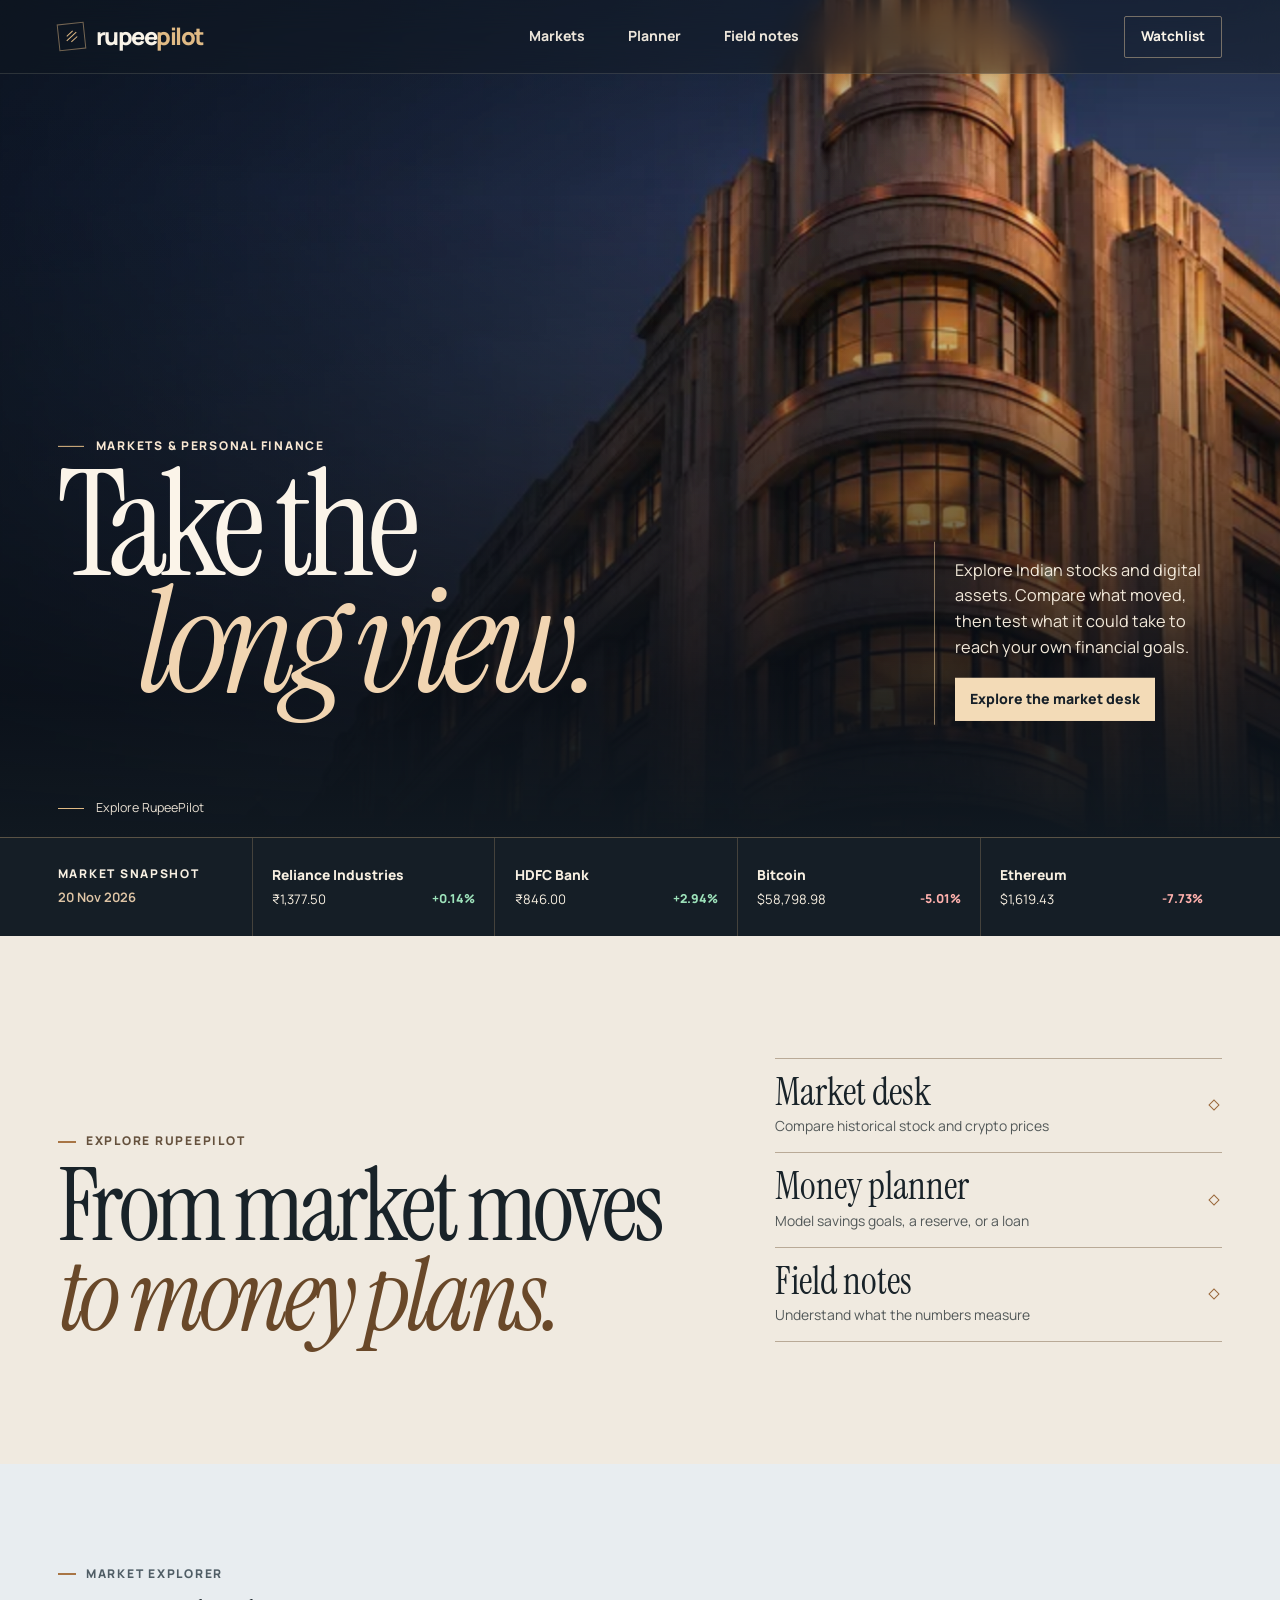
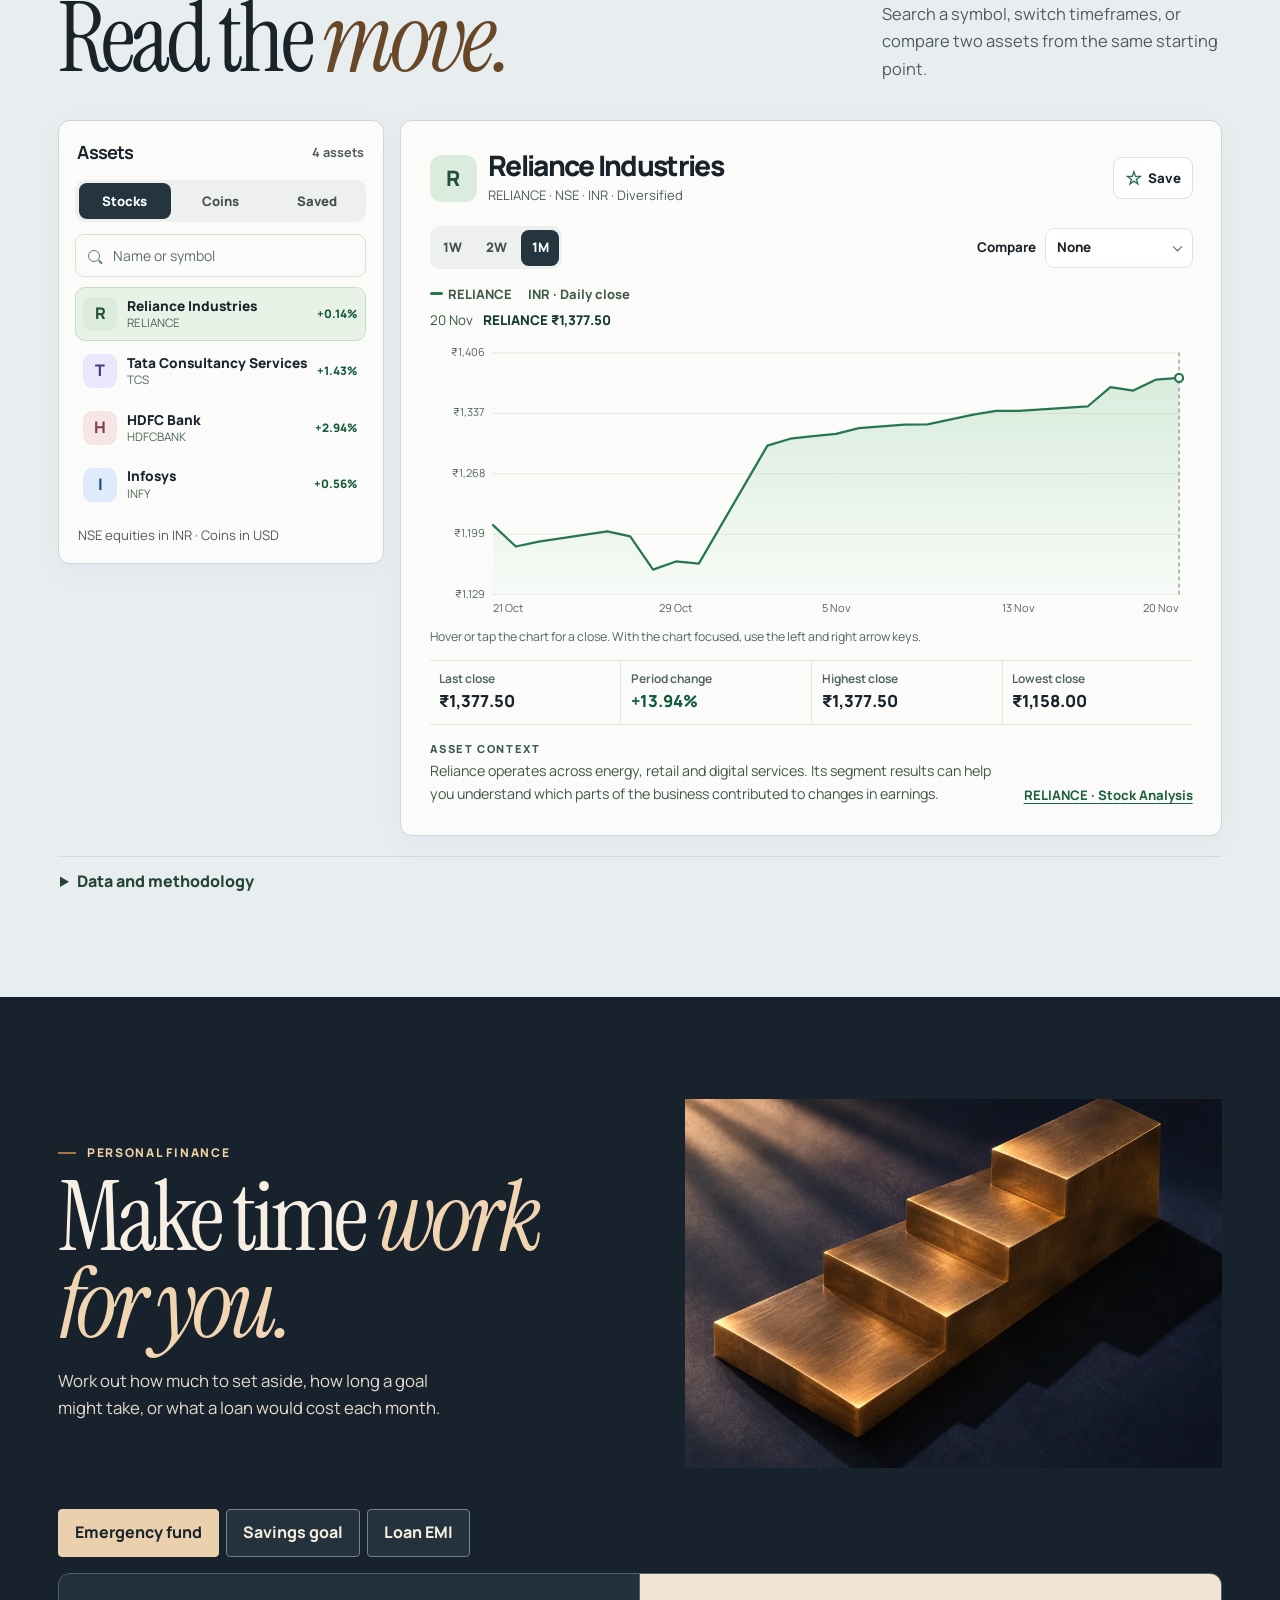
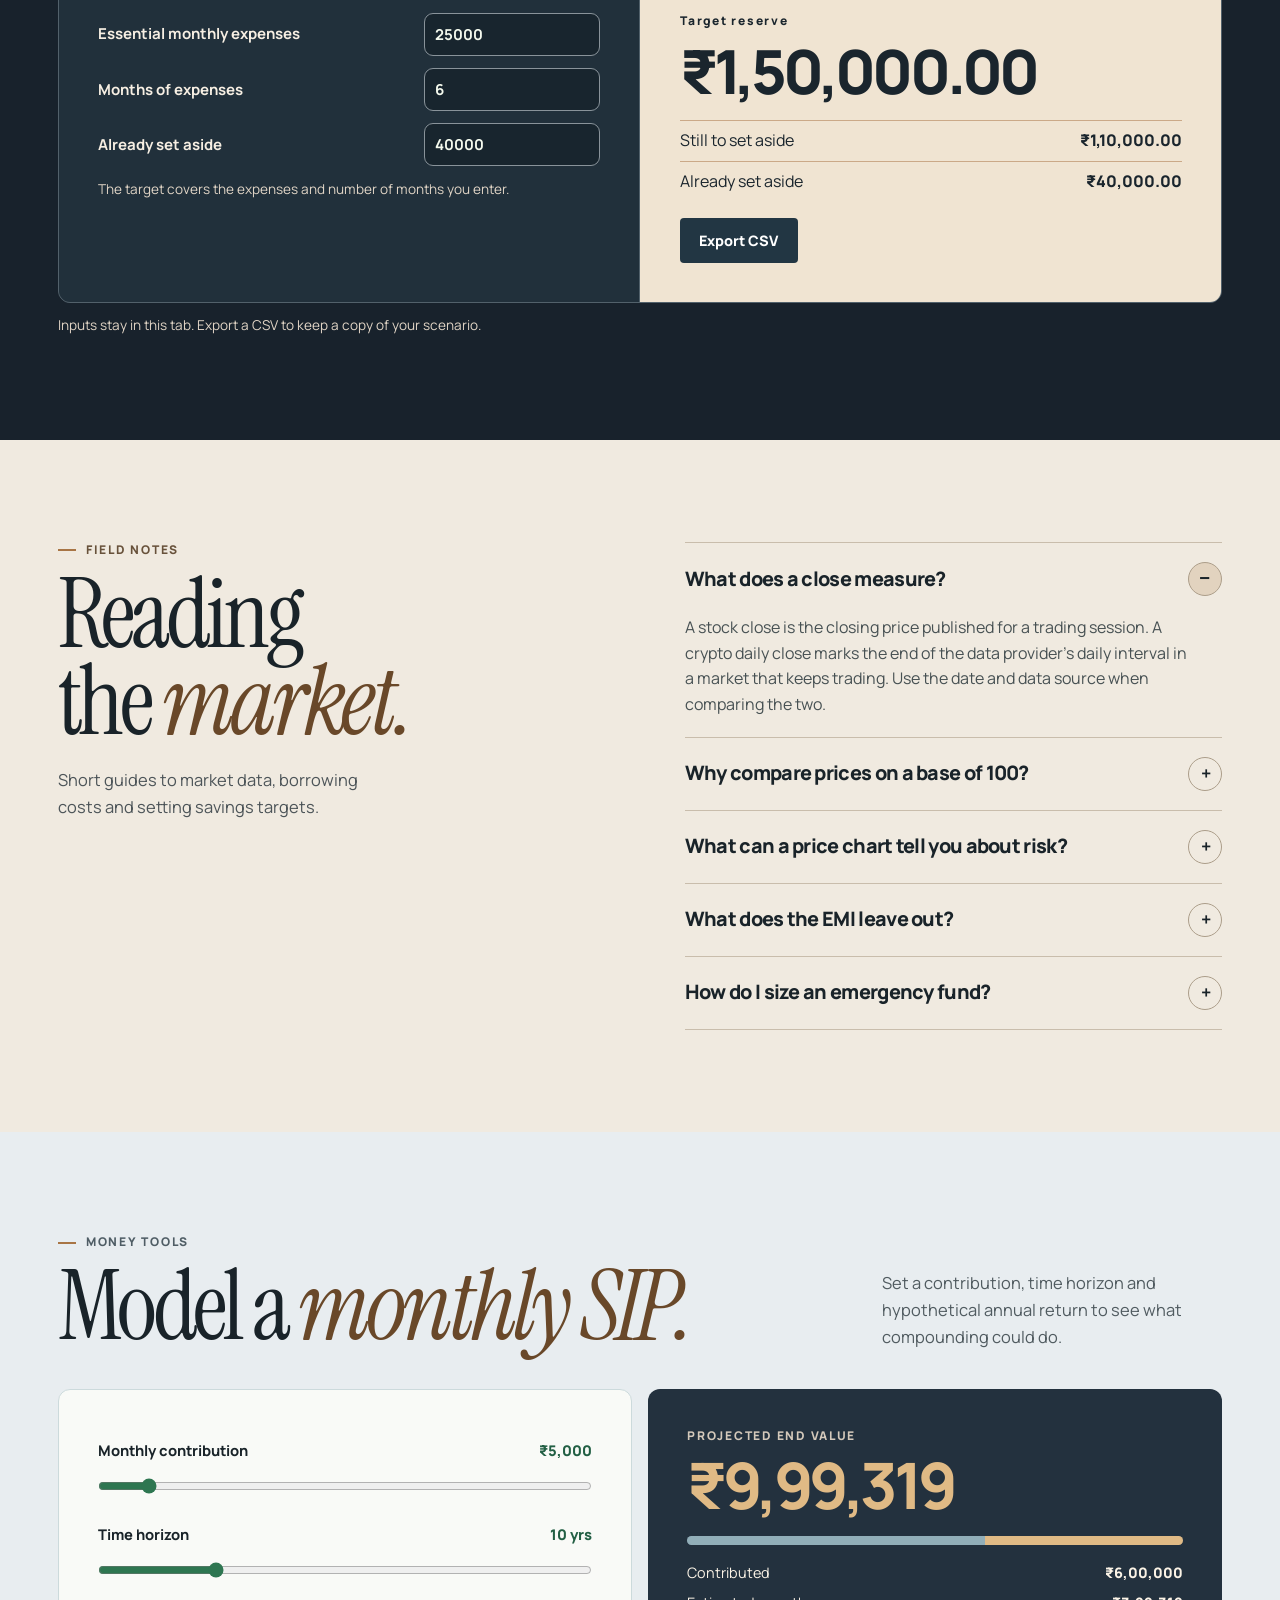
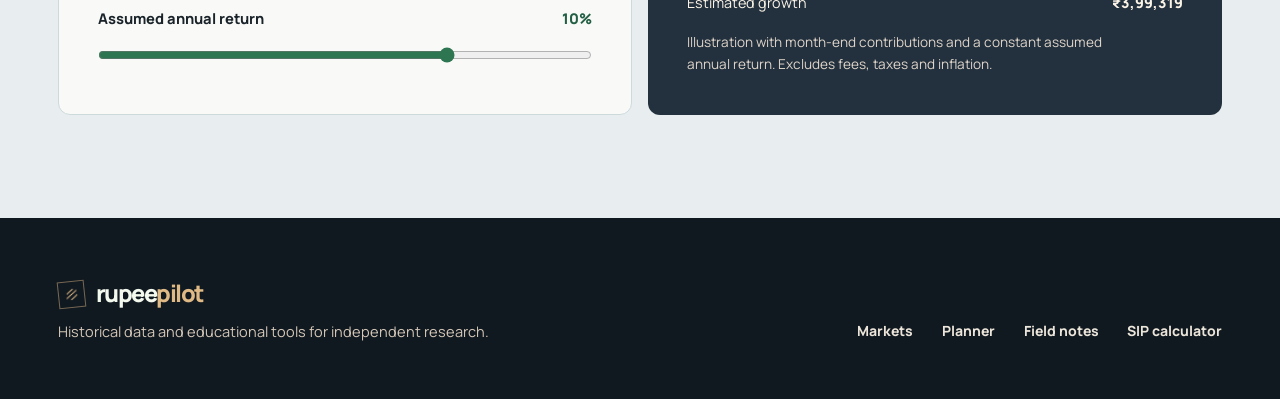
<file: index.html>
<!doctype html>
<html lang="en-IN">
<head>
  <meta charset="utf-8">
  <meta name="viewport" content="width=device-width, initial-scale=1">
  <meta name="theme-color" content="#101820">
  <meta name="description" content="Explore historical Indian stock and crypto prices, compare their moves and model a monthly investment with RupeePilot.">
  <title>RupeePilot — Markets and money tools</title>
  <link rel="icon" href="assets/favicon.png" type="image/png">
  <link rel="preload" href="assets/manrope.woff" as="font" type="font/woff" crossorigin>
  <link rel="preload" href="assets/instrument-italic.woff" as="font" type="font/woff" crossorigin>
  <link rel="preload" href="assets/instrument-regular.woff" as="font" type="font/woff" crossorigin>
  <link rel="stylesheet" href="styles.css">
  <script type="module" src="app.js"></script>
  <script type="module" src="planner.js"></script>
  <script type="module" src="monetization.js"></script>
</head>
<body>
  <div class="reading-progress" aria-hidden="true"></div>
  <a class="skip-link" href="#main">Skip to content</a>
  <header class="masthead">
    <div class="shell nav-inner">
      <a class="wordmark" href="#top" aria-label="RupeePilot home"><span class="mark" aria-hidden="true"><i></i><i></i><i></i></span>rupee<span>pilot</span></a>
      <nav class="navigation" aria-label="Main navigation">
        <a href="#markets">Markets</a>
        <a href="#planner">Planner</a>
        <a href="#field-notes">Field notes</a>
      </nav>
      <a class="nav-action" href="#markets" data-watchlist>Watchlist</a>
      <button class="menu-toggle" type="button" aria-controls="mobile-menu" aria-haspopup="dialog" hidden>Menu <span aria-hidden="true"></span></button>
    </div>
  </header>
  <dialog id="mobile-menu" class="mobile-menu" aria-labelledby="menu-title">
    <div class="menu-head"><h2 id="menu-title">Explore RupeePilot</h2><form method="dialog"><button class="menu-close" type="submit" autofocus>Close</button></form></div>
    <nav aria-label="Mobile navigation">
      <a href="#markets">Markets</a>
      <a href="#planner">Planner</a>
      <a href="#field-notes">Field notes</a>
      <a href="#sip">SIP calculator</a>
      <a href="#markets" data-watchlist>Watchlist</a>
    </nav>
  </dialog>
  <main id="main" tabindex="-1">
    <section id="top" class="hero" aria-labelledby="hero-title">
      <div class="hero-image">
        <picture>
          <source media="(max-width: 600px)" srcset="assets/mumbai-dusk-small.webp">
          <img src="assets/mumbai-dusk.webp" alt="" width="1440" height="960" fetchpriority="high">
        </picture>
      </div>
      <div class="shell hero-inner">
        <div class="hero-content">
          <div class="hero-title-block">
            <p class="overline hero-kicker"><span></span> MARKETS &amp; PERSONAL FINANCE</p>
            <h1 id="hero-title"><span>Take the</span> <em>long view.</em></h1>
          </div>
          <div class="hero-deck">
            <p class="hero-summary">Explore Indian stocks and digital assets. Compare what moved, then test what it could take to reach your own financial goals.</p>
            <a class="hero-cta" href="#markets">Explore the market desk</a>
          </div>
        </div>
        <a class="hero-index-link" href="#explore"><span aria-hidden="true"></span> Explore RupeePilot</a>
      </div>
    </section>
    <section class="snapshot" aria-label="Featured assets">
      <div class="shell snapshot-inner">
        <div class="snapshot-label"><span class="overline">MARKET SNAPSHOT</span><time datetime="2026-11-20">20 Nov 2026</time></div>
        <div id="snapshots" class="snapshot-assets"></div>
      </div>
    </section>

    <section id="explore" class="orientation" aria-labelledby="explore-title">
      <div class="shell orientation-grid">
        <div class="orientation-copy reveal">
          <p class="overline"><span class="section-tick"></span> EXPLORE RUPEEPILOT</p>
          <h2 id="explore-title">From market moves <em>to money plans.</em></h2>
        </div>
        <div class="route-list reveal">
          <a href="#markets"><strong>Market desk</strong><span>Compare historical stock and crypto prices</span></a>
          <a href="#planner"><strong>Money planner</strong><span>Model savings goals, a reserve, or a loan</span></a>
          <a href="#field-notes"><strong>Field notes</strong><span>Understand what the numbers measure</span></a>
        </div>
      </div>
    </section>

    <section id="markets" class="markets" aria-labelledby="markets-title">
      <div class="shell">
        <div class="section-head reveal">
          <div><p class="overline"><span class="section-tick"></span> MARKET EXPLORER</p><h2 id="markets-title">Read the <em>move.</em></h2></div>
          <p>Search a symbol, switch timeframes, or compare two assets from the same starting point.</p>
        </div>

        <div class="desk">
          <aside class="asset-panel" aria-label="Find assets">
            <div class="panel-title"><h3>Assets</h3><span id="asset-count" aria-live="polite"></span></div>
            <div class="filters" role="group" aria-label="Filter assets">
              <button type="button" data-filter="Stocks" aria-pressed="true">Stocks</button>
              <button type="button" data-filter="Coins" aria-pressed="false">Coins</button>
              <button type="button" data-filter="Saved" aria-pressed="false">Saved</button>
            </div>
            <label class="search-box"><span class="search-icon" aria-hidden="true"></span><span class="sr-only">Search assets</span><input id="asset-search" type="search" placeholder="Name or symbol" autocomplete="off"></label>
            <ul id="asset-list" class="asset-list"></ul>
            <p id="empty-assets" class="empty-assets" hidden></p>
            <p class="asset-note">NSE equities in INR · Coins in USD</p>
          </aside>

          <div class="analysis-panel">
            <div class="analysis-header">
              <div class="asset-heading">
                <span id="selected-icon" class="asset-icon" aria-hidden="true"></span>
                <div><h3 id="selected-name">Reliance Industries</h3><p id="selected-meta"></p></div>
              </div>
              <button id="save-asset" class="save-button" type="button" aria-pressed="false"><span aria-hidden="true">☆</span><span>Save</span></button>
            </div>
            <div class="chart-controls">
              <fieldset class="ranges"><legend class="sr-only">Chart timeframe</legend><button type="button" data-days="7" aria-pressed="false">1W</button><button type="button" data-days="14" aria-pressed="false">2W</button><button type="button" data-days="31" aria-pressed="true">1M</button></fieldset>
              <label class="compare-control"><span>Compare</span><select id="compare" aria-label="Compare with another asset"></select></label>
            </div>
            <div id="chart-legend" class="chart-legend"></div>
            <div id="chart-readout" class="chart-readout"><time id="chart-date"></time><span id="chart-values"></span></div>
            <div class="plot-area">
              <canvas id="chart" tabindex="0" role="slider" aria-label="Explore closing prices by date" aria-describedby="chart-instructions"></canvas>
            </div>
            <p id="chart-instructions" class="chart-instructions">Hover or tap the chart for a close. With the chart focused, use the left and right arrow keys.</p>
            <div id="metrics" class="metrics"></div>
            <div class="asset-context">
              <div><p class="overline">ASSET CONTEXT</p><p id="asset-context"></p></div>
              <div class="source-links"><a id="source-primary" target="_blank" rel="noopener"></a><a id="source-secondary" target="_blank" rel="noopener" hidden></a></div>
            </div>
          </div>
        </div>
        <details class="method">
          <summary>Data and methodology</summary>
          <p>This snapshot ends on 20 November 2026. Stock charts use NSE closing prices as published by Stock Analysis. Coin charts use USD daily closes from Yahoo Finance. Crypto trades daily, while the stock charts show available trading sessions.</p>
          <p>Comparison uses dates with a close for both assets and sets each first close to 100. A reading of 105 means the closing price rose 5% in its quoted currency. The comparison excludes dividends, fees and currency conversion. Period change uses the first and last close shown.</p>
        </details>
      </div>
    </section>

    <section id="planner" class="planner" aria-labelledby="planner-title">
      <div class="shell">
        <div class="planner-feature reveal">
          <div class="planner-copy">
            <p class="overline"><span class="section-tick"></span> PERSONAL FINANCE</p>
            <h2 id="planner-title">Make time <em>work for you.</em></h2>
            <p>Work out how much to set aside, how long a goal might take, or what a loan would cost each month.</p>
          </div>
          <figure class="planner-art"><img src="assets/brass-steps.webp" alt="" width="900" height="600" loading="lazy" decoding="async"></figure>
        </div>
        <div id="planner-controls" class="planner-controls" role="group" aria-label="Choose a calculator">
          <button type="button" data-plan="reserve" aria-pressed="true">Emergency fund</button>
          <button type="button" data-plan="goal" aria-pressed="false">Savings goal</button>
          <button type="button" data-plan="loan" aria-pressed="false">Loan EMI</button>
        </div>
        <div class="planner-grid">
          <form id="planner-form" class="planner-form" aria-label="Calculator inputs"><div id="plan-fields"></div><p id="plan-rules"></p></form>
          <div class="planner-result" id="plan-result"><p class="overline" id="plan-result-label"></p><output id="plan-total" aria-live="polite"></output><dl id="plan-breakdown"></dl><button type="button" id="export-plan" class="pill export-plan">Export CSV</button></div>
        </div>
        <p class="planner-local">Inputs stay in this tab. Export a CSV to keep a copy of your scenario.</p>
      </div>
    </section>

    <section id="field-notes" class="field-notes" aria-labelledby="notes-title">
      <div class="shell notes-grid">
        <div class="notes-heading reveal"><p class="overline"><span class="section-tick"></span> FIELD NOTES</p><h2 id="notes-title">Reading<br> the <em>market.</em></h2><p>Short guides to market data, borrowing costs and setting savings targets.</p></div>
        <div class="notes-list reveal">
          <details open><summary>What does a close measure?</summary><p>A stock close is the closing price published for a trading session. A crypto daily close marks the end of the data provider’s daily interval in a market that keeps trading. Use the date and data source when comparing the two.</p></details>
          <details><summary>Why compare prices on a base of 100?</summary><p>Putting both series at 100 gives them the same starting point. An asset moving from 100 to 110 rose 10% from its starting close. For a rupee-based investor, the return on a USD-quoted asset also depends on the exchange rate.</p></details>
          <details><summary>What can a price chart tell you about risk?</summary><p>A chart shows how prices moved in the window you chose. A short window can miss larger drawdowns, and a closing price chart can miss swings within a session. Consider holding period, liquidity and concentration when researching an asset. <a href="https://investor.sebi.gov.in/investment_risk_managment.html" target="_blank" rel="noopener">SEBI’s guide to investment risk</a></p></details>
          <details><summary>What does the EMI leave out?</summary><p>EMI combines principal and interest under a repayment schedule. Ask for the loan’s fees and review whether the rate can change. Two loans with similar monthly payments can have different total costs if their terms differ.</p></details>
          <details><summary>How do I size an emergency fund?</summary><p>Start by listing expenses that would continue if your income stopped, such as housing, utilities, food and minimum debt payments. In the planner, vary the number of months to see how income stability and dependants affect your target.</p></details>
        </div>
      </div>
    </section>

    <section id="sip" class="sip" aria-labelledby="sip-title">
      <div class="shell">
        <div class="section-head reveal"><div><p class="overline"><span class="section-tick"></span> MONEY TOOLS</p><h2 id="sip-title">Model a <em>monthly SIP.</em></h2></div><p>Set a contribution, time horizon and hypothetical annual return to see what compounding could do.</p></div>
        <div class="sip-grid">
          <form class="sip-inputs" id="sip-form">
            <label for="monthly">Monthly contribution <output id="monthly-label" for="monthly"></output></label><input id="monthly" type="range" min="500" max="50000" step="500" value="5000">
            <label for="years">Time horizon <output id="years-label" for="years"></output></label><input id="years" type="range" min="1" max="40" value="10">
            <label for="annual">Assumed annual return <output id="annual-label" for="annual"></output></label><input id="annual" type="range" min="-15" max="20" step="0.5" value="10">
          </form>
          <div class="sip-result">
            <p class="overline">PROJECTED END VALUE</p><output id="sip-total" aria-live="polite"></output>
            <div class="sip-bar" aria-hidden="true"><i id="bar-base"></i><i id="bar-difference"></i></div>
            <dl><div><dt>Contributed</dt><dd id="sip-invested"></dd></div><div><dt id="sip-growth-label">Estimated growth</dt><dd id="sip-growth"></dd></div></dl>
            <p>Illustration with month-end contributions and a constant assumed annual return. Excludes fees, taxes and inflation.</p>
          </div>
        </div>
      </div>
    </section>
    <aside class="sponsor" id="sponsor" aria-label="Advertisement" hidden></aside>
  </main>
  <footer class="footer">
    <div class="shell footer-inner">
      <div><a class="wordmark" href="#top" aria-label="RupeePilot home"><span class="mark" aria-hidden="true"><i></i><i></i><i></i></span>rupee<span>pilot</span></a><p>Historical data and educational tools for independent research.</p></div>
      <div class="footer-links"><a href="#markets">Markets</a><a href="#planner">Planner</a><a href="#field-notes">Field notes</a><a href="#sip">SIP calculator</a></div>
    </div>
  </footer>
  <noscript><div class="noscript">Enable JavaScript to use the market desk and calculators.</div></noscript>
</body>
</html>
</file>
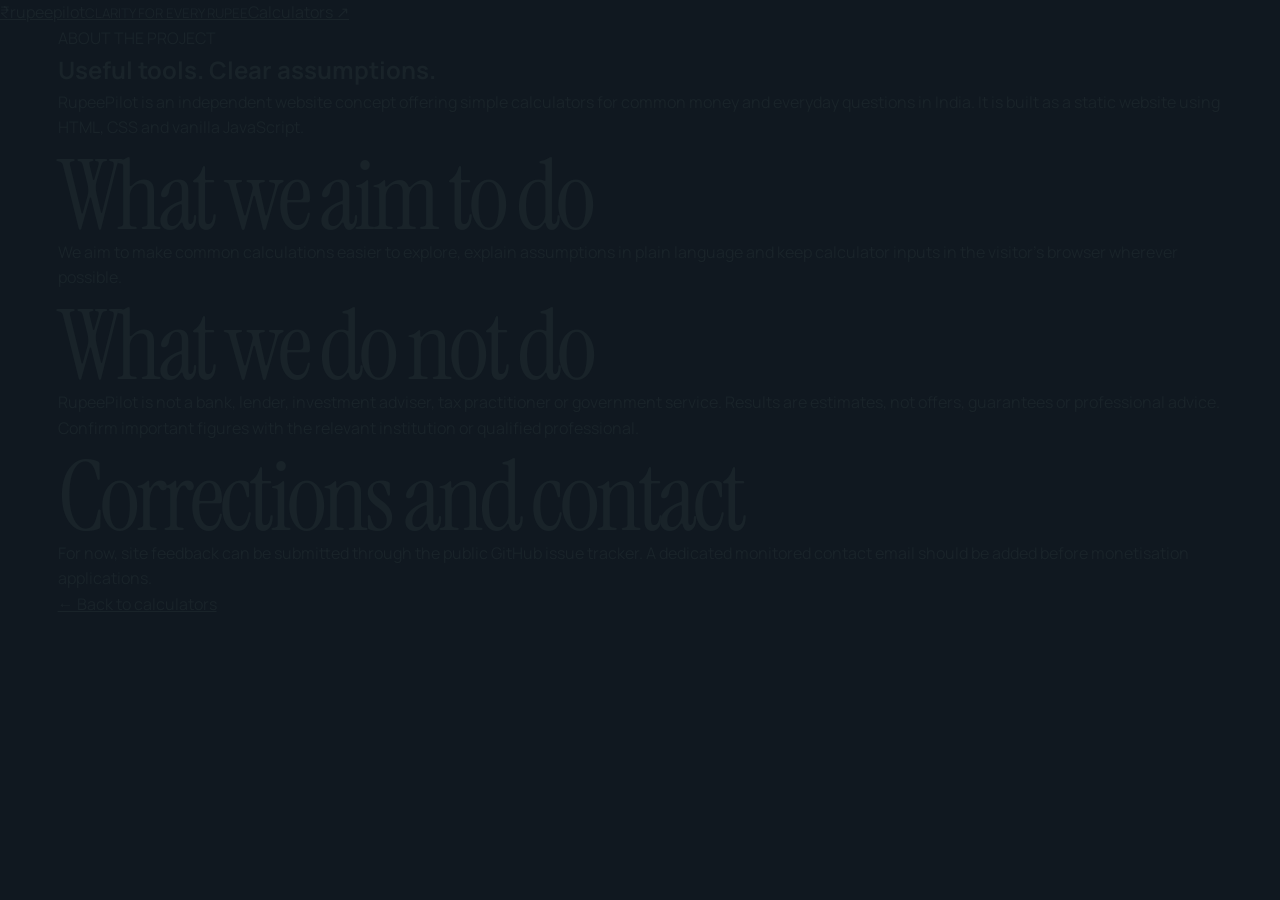
<file: about.html>
<!doctype html><html lang="en-IN"><head><meta charset="utf-8"><meta name="viewport" content="width=device-width,initial-scale=1"><title>About RupeePilot</title><meta name="description" content="Learn about RupeePilot, an independent India-first calculator toolkit."><link rel="stylesheet" href="styles.css"></head><body><header class="topbar"><a class="brand" href="index.html"><span class="brand-mark">₹</span><span>rupee<span class="brand-light">pilot</span><small>CLARITY FOR EVERY RUPEE</small></span></a><a class="top-cta" href="index.html#tools">Calculators ↗</a></header><main class="policy-page shell"><article class="policy-card"><div class="eyebrow">ABOUT THE PROJECT</div><h1>Useful tools. Clear assumptions.</h1><p>RupeePilot is an independent website concept offering simple calculators for common money and everyday questions in India. It is built as a static website using HTML, CSS and vanilla JavaScript.</p><h2>What we aim to do</h2><p>We aim to make common calculations easier to explore, explain assumptions in plain language and keep calculator inputs in the visitor's browser wherever possible.</p><h2>What we do not do</h2><p>RupeePilot is not a bank, lender, investment adviser, tax practitioner or government service. Results are estimates, not offers, guarantees or professional advice. Confirm important figures with the relevant institution or qualified professional.</p><h2>Corrections and contact</h2><p>For now, site feedback can be submitted through the public GitHub issue tracker. A dedicated monitored contact email should be added before monetisation applications.</p><p><a href="index.html">← Back to calculators</a></p></article></main></body></html>
</file>
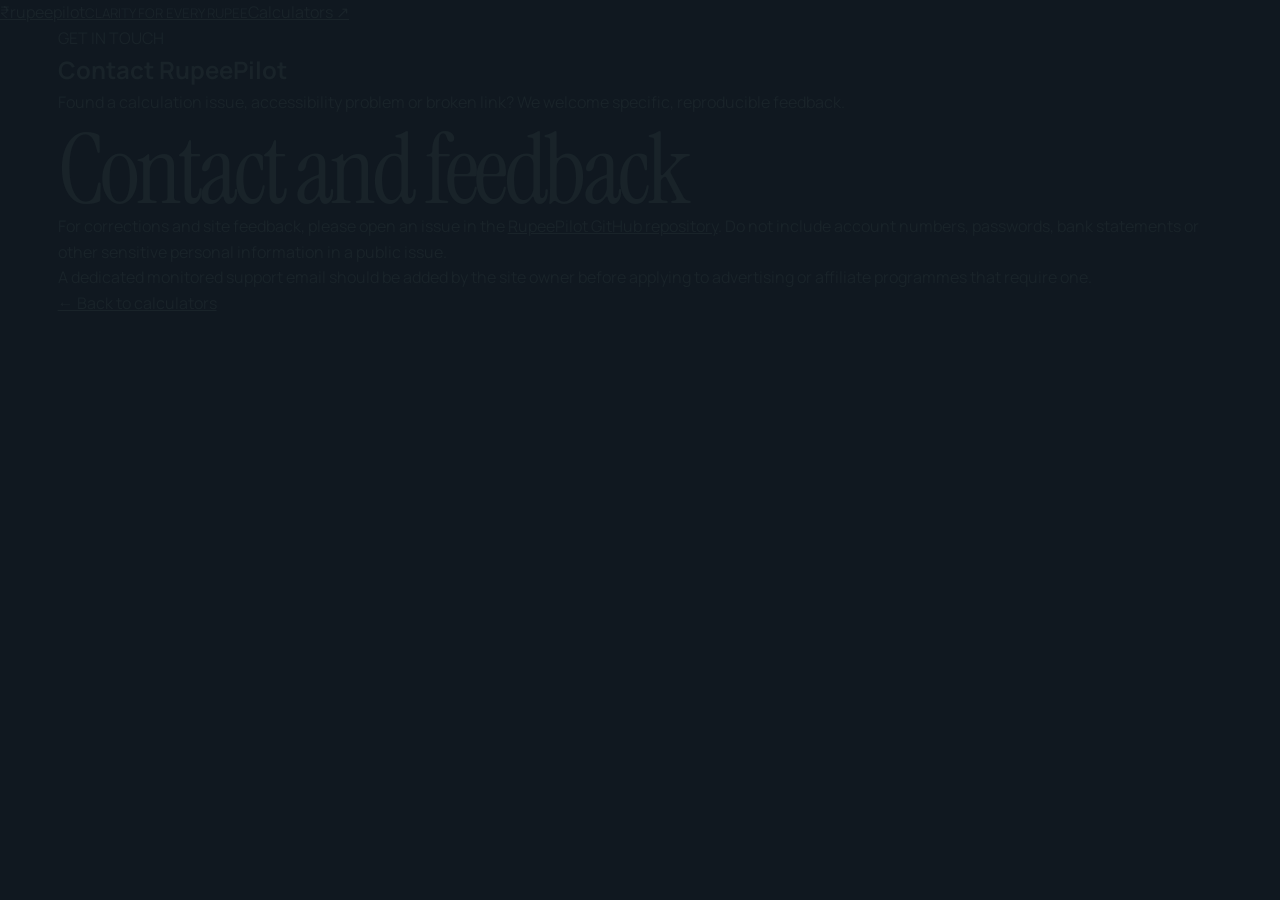
<file: contact.html>
<!doctype html><html lang="en-IN"><head><meta charset="utf-8"><meta name="viewport" content="width=device-width,initial-scale=1"><title>Contact — RupeePilot</title><meta name="description" content="Contact RupeePilot about corrections and feedback."><link rel="stylesheet" href="styles.css"></head><body><header class="topbar"><a class="brand" href="index.html"><span class="brand-mark">₹</span><span>rupee<span class="brand-light">pilot</span><small>CLARITY FOR EVERY RUPEE</small></span></a><a class="top-cta" href="index.html#tools">Calculators ↗</a></header><main class="policy-page shell"><article class="policy-card"><div class="eyebrow">GET IN TOUCH</div><h1>Contact RupeePilot</h1><p>Found a calculation issue, accessibility problem or broken link? We welcome specific, reproducible feedback.</p><h2>Contact and feedback</h2><p>For corrections and site feedback, please open an issue in the <a href="https://github.com/neilb3456-beep/rupeepilot/issues">RupeePilot GitHub repository</a>. Do not include account numbers, passwords, bank statements or other sensitive personal information in a public issue.</p><p>A dedicated monitored support email should be added by the site owner before applying to advertising or affiliate programmes that require one.</p><p><a href="index.html">← Back to calculators</a></p></article></main></body></html>
</file>
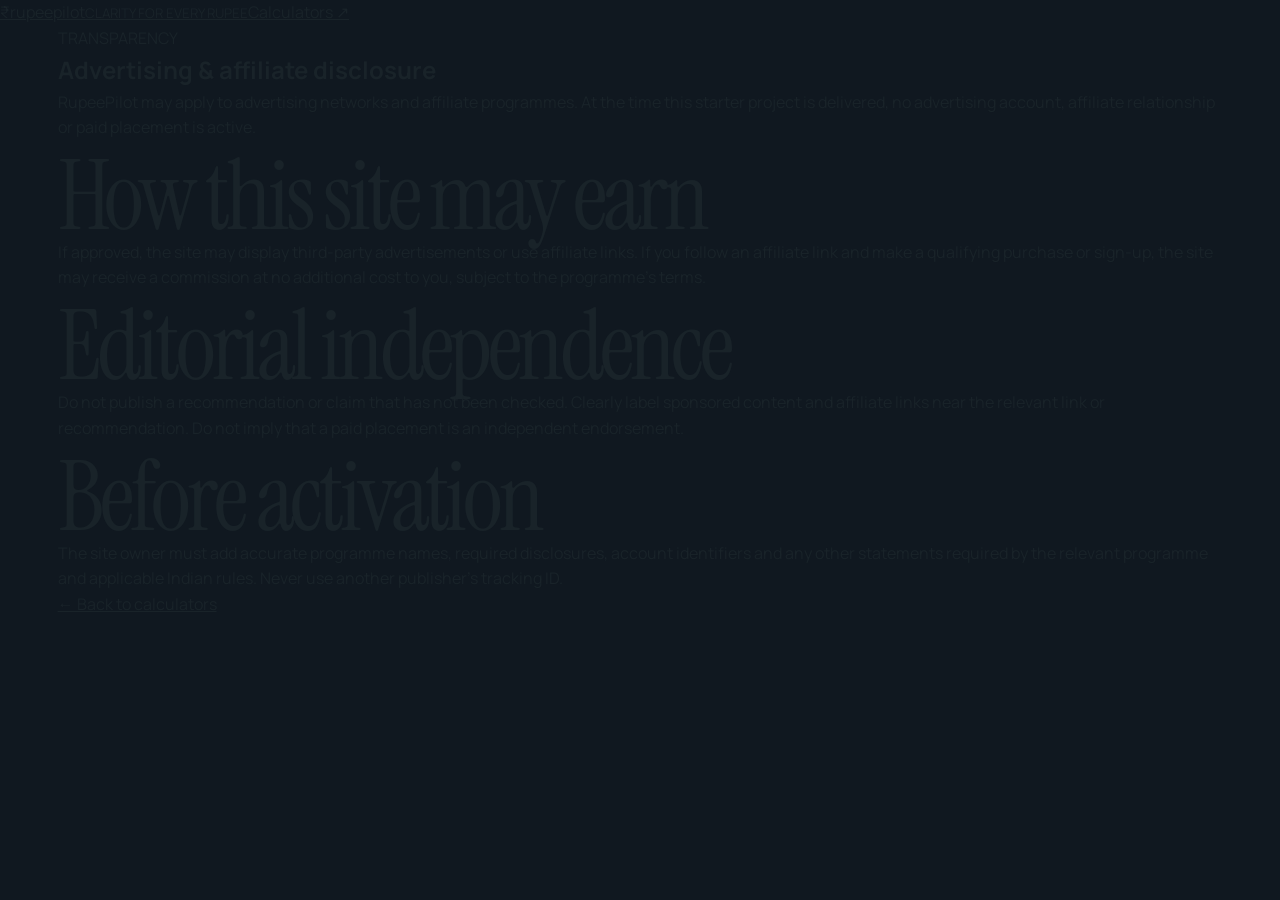
<file: disclosure.html>
<!doctype html><html lang="en-IN"><head><meta charset="utf-8"><meta name="viewport" content="width=device-width,initial-scale=1"><title>Advertising & Affiliate Disclosure — RupeePilot</title><meta name="description" content="How RupeePilot may earn from advertising and affiliate links."><link rel="stylesheet" href="styles.css"></head><body><header class="topbar"><a class="brand" href="index.html"><span class="brand-mark">₹</span><span>rupee<span class="brand-light">pilot</span><small>CLARITY FOR EVERY RUPEE</small></span></a><a class="top-cta" href="index.html#tools">Calculators ↗</a></header><main class="policy-page shell"><article class="policy-card"><div class="eyebrow">TRANSPARENCY</div><h1>Advertising & affiliate disclosure</h1><p>RupeePilot may apply to advertising networks and affiliate programmes. At the time this starter project is delivered, no advertising account, affiliate relationship or paid placement is active.</p><h2>How this site may earn</h2><p>If approved, the site may display third-party advertisements or use affiliate links. If you follow an affiliate link and make a qualifying purchase or sign-up, the site may receive a commission at no additional cost to you, subject to the programme's terms.</p><h2>Editorial independence</h2><p>Do not publish a recommendation or claim that has not been checked. Clearly label sponsored content and affiliate links near the relevant link or recommendation. Do not imply that a paid placement is an independent endorsement.</p><h2>Before activation</h2><p>The site owner must add accurate programme names, required disclosures, account identifiers and any other statements required by the relevant programme and applicable Indian rules. Never use another publisher's tracking ID.</p><p><a href="index.html">← Back to calculators</a></p></article></main></body></html>
</file>
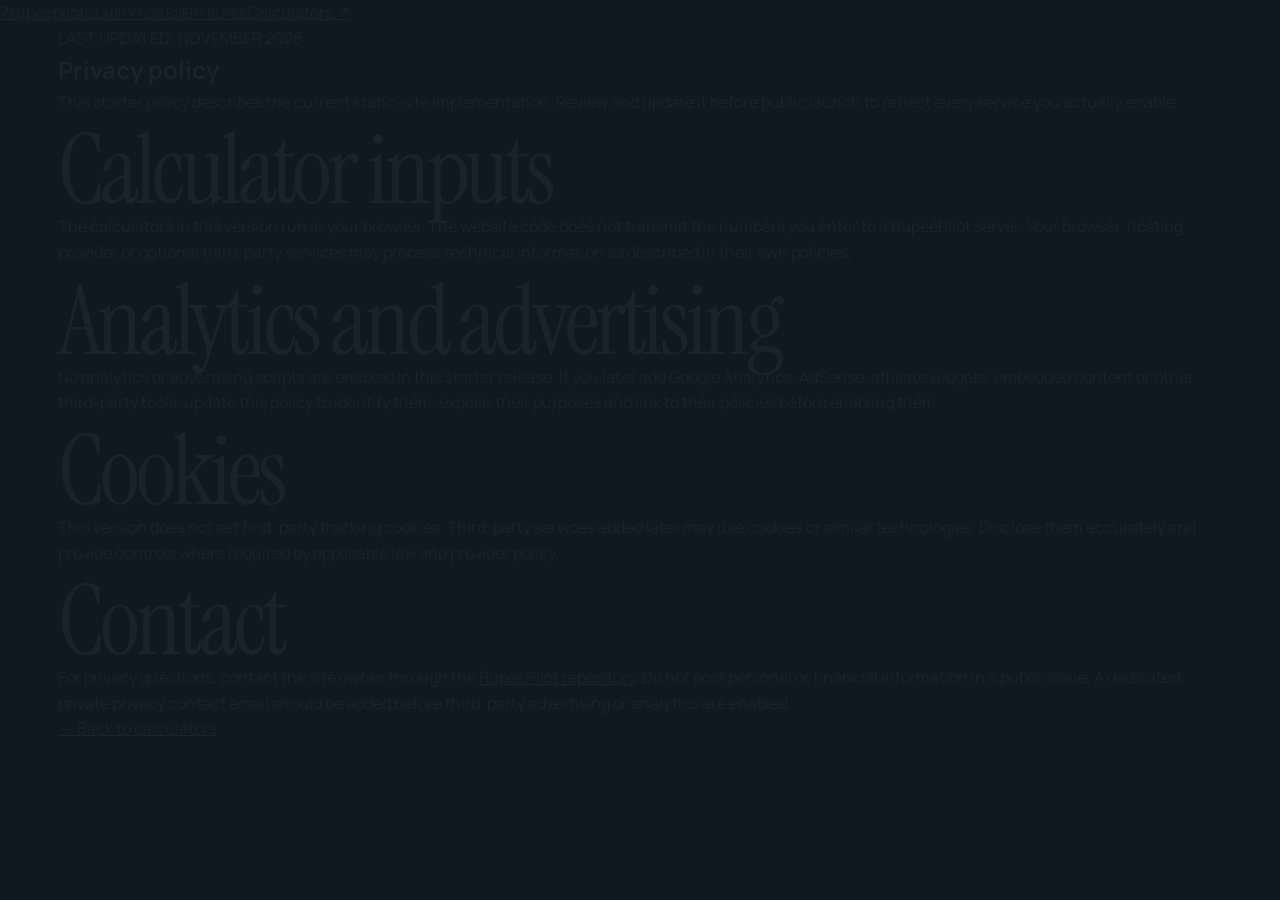
<file: privacy.html>
<!doctype html><html lang="en-IN"><head><meta charset="utf-8"><meta name="viewport" content="width=device-width,initial-scale=1"><title>Privacy Policy — RupeePilot</title><meta name="description" content="RupeePilot privacy policy."><link rel="stylesheet" href="styles.css"></head><body><header class="topbar"><a class="brand" href="index.html"><span class="brand-mark">₹</span><span>rupee<span class="brand-light">pilot</span><small>CLARITY FOR EVERY RUPEE</small></span></a><a class="top-cta" href="index.html#tools">Calculators ↗</a></header><main class="policy-page shell"><article class="policy-card"><div class="eyebrow">LAST UPDATED: NOVEMBER 2026</div><h1>Privacy policy</h1><p>This starter policy describes the current static-site implementation. Review and update it before public launch to reflect every service you actually enable.</p><h2>Calculator inputs</h2><p>The calculators in this version run in your browser. The website code does not transmit the numbers you enter to a RupeePilot server. Your browser, hosting provider or optional third-party services may process technical information as described in their own policies.</p><h2>Analytics and advertising</h2><p>No analytics or advertising scripts are enabled in this starter release. If you later add Google Analytics, AdSense, affiliate widgets, embedded content or other third-party tools, update this policy to identify them, explain their purposes and link to their policies before enabling them.</p><h2>Cookies</h2><p>This version does not set first-party tracking cookies. Third-party services added later may use cookies or similar technologies. Disclose them accurately and provide controls where required by applicable law and provider policy.</p><h2>Contact</h2><p>For privacy questions, contact the site owner through the <a href="https://github.com/neilb3456-beep/rupeepilot/issues">RupeePilot repository</a>. Do not post personal or financial information in a public issue. A dedicated private privacy contact email should be added before third-party advertising or analytics are enabled.</p><p><a href="index.html">← Back to calculators</a></p></article></main></body></html>
</file>
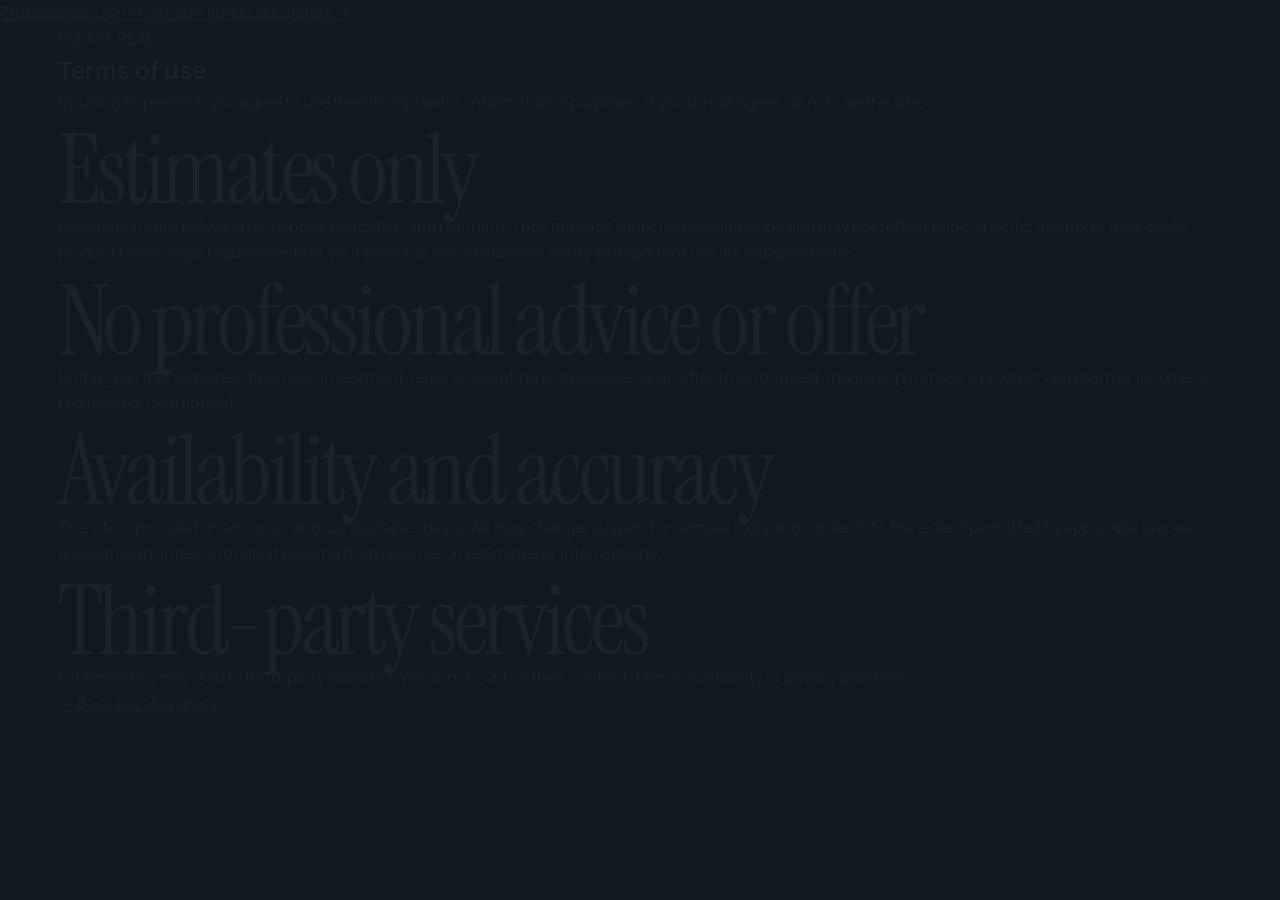
<file: terms.html>
<!doctype html><html lang="en-IN"><head><meta charset="utf-8"><meta name="viewport" content="width=device-width,initial-scale=1"><title>Terms of Use — RupeePilot</title><meta name="description" content="Terms of use for RupeePilot calculators."><link rel="stylesheet" href="styles.css"></head><body><header class="topbar"><a class="brand" href="index.html"><span class="brand-mark">₹</span><span>rupee<span class="brand-light">pilot</span><small>CLARITY FOR EVERY RUPEE</small></span></a><a class="top-cta" href="index.html#tools">Calculators ↗</a></header><main class="policy-page shell"><article class="policy-card"><div class="eyebrow">PLEASE READ</div><h1>Terms of use</h1><p>By using RupeePilot, you agree to use the site for lawful, informational purposes. If you do not agree, do not use the site.</p><h2>Estimates only</h2><p>Calculations are provided for general education and planning. They may use simplified assumptions and may not reflect bank-specific methods, fees, taxes, product terms, legal requirements or your personal circumstances. Verify all important results independently.</p><h2>No professional advice or offer</h2><p>Nothing on this website is financial, investment, legal, accounting or tax advice, or an offer to lend, invest, insure or purchase a product. No return or income is promised or guaranteed.</p><h2>Availability and accuracy</h2><p>The site is provided on an “as is” and “as available” basis. We may change, suspend or remove tools and content. To the extent permitted by applicable law, we disclaim warranties and liability arising from reliance on estimates or interruptions.</p><h2>Third-party services</h2><p>External links may lead to third-party websites. We do not control their content, terms, availability or privacy practices.</p><p><a href="index.html">← Back to calculators</a></p></article></main></body></html>
</file>
<file: styles.css>
@font-face{font-family:Instrument;src:url("assets/instrument-regular.woff") format("woff");font-style:normal;font-display:swap}
@font-face{font-family:Manrope;src:url("assets/manrope.woff") format("woff");font-weight:200 800;font-display:swap}
@font-face{font-family:Instrument;src:url("assets/instrument-italic.woff") format("woff");font-style:italic;font-display:swap}
:root{
  color-scheme:light;--ink:#192329;--dark:#101820;--accent:#e0ba85;--paper:#f0eae0;--line:#d9d4ca;--muted:#505b60;--masthead-height:74px;
  --sans:Manrope,Arial,sans-serif;--display:Instrument,Georgia,serif;--ease:cubic-bezier(.2,.75,.25,1);
}
*,*::before,*::after{box-sizing:border-box}
html{scroll-behavior:smooth;scroll-padding-top:94px}
body{margin:0;background:var(--dark);color:var(--ink);font-family:var(--sans);font-size:1rem;line-height:1.6}
img{display:block;width:100%;height:auto}
p,h1,h2,h3,dl,dd{margin:0}
a{color:inherit}
button,input,select{font:inherit}
button,select,summary{cursor:pointer}
button{color:inherit}
[hidden]{display:none!important}
:focus-visible{outline:3px solid #6475cb;outline-offset:4px}
.sr-only{position:absolute;width:1px;height:1px;padding:0;margin:-1px;overflow:hidden;clip-path:inset(50%);white-space:nowrap}
.skip-link{position:fixed;left:1rem;top:1rem;transform:translateY(-200%);z-index:20;padding:.7rem 1rem;background:#fff;color:var(--dark);border-radius:8px}
.skip-link:focus{transform:none}
.shell{width:min(100% - clamp(2.25rem,9vw,9rem),1360px);margin-inline:auto}
.overline{font-size:.75rem;line-height:1.4;letter-spacing:.145em;font-weight:800}
.masthead {
  position:sticky;top:0;z-index:10;color:#f9f3e8;background:#101820f2;
  backdrop-filter:blur(18px);border-bottom:1px solid #f5ebdb22;
  transition:background .4s var(--ease),border-color .4s var(--ease);
}
.masthead.over-art {background:#10182064}
.nav-inner {min-height:calc(var(--masthead-height) - 1px);display:flex;align-items:center;justify-content:space-between;gap:1rem}
.wordmark {display:inline-flex;align-items:center;flex-shrink:0;text-decoration:none;font-size:1.48rem;font-weight:800;letter-spacing:-.062em;line-height:1}
.wordmark>span:last-child {color:var(--accent)}
.mark {
  width:27px;height:27px;margin-right:11px;border:1px solid #e0ba8580;
  display:inline-grid;align-content:center;justify-items:center;gap:2px;transform:rotate(-6deg);
}
.mark i {width:13px;height:1px;background:var(--accent);transform:rotate(-37deg)}
.mark i:first-child {width:8px;margin-left:-4px}
.mark i:last-child {width:8px;margin-left:4px}
.navigation {display:flex;align-items:center;gap:clamp(1.4rem,3.35vw,4rem)}
.navigation a,.nav-action,.footer-links a {
  text-decoration:none;font-size:.875rem;font-weight:750;color:#ece5da;
}
.navigation a,.footer-links a {transition:color .22s}
.navigation a:hover,.navigation a[aria-current],.footer-links a:hover {color:var(--accent)}
.nav-action,.menu-toggle,.menu-close {
  border:1px solid #d4bd967e;border-radius:2px;background:transparent;color:inherit;min-height:42px;
  display:inline-flex;align-items:center;gap:.8rem;padding:.55rem 1rem;font-weight:750;font-size:.85rem;
  transition:background .25s,border-color .25s,color .25s;
}
.nav-action:hover,.menu-toggle:hover,.menu-close:hover {background:var(--accent);border-color:var(--accent);color:var(--dark)}
.menu-toggle {display:none}
.menu-toggle span {width:15px;height:6px;border-block:1px solid currentColor}
.mobile-menu {
  position:fixed;inset:0 0 0 auto;margin:0;width:min(100%,480px);height:100%;max-height:none;max-width:none;
  padding:clamp(1.3rem,6vw,3.6rem);border:0;background:#19232d;color:#faf2e5;overflow-y:auto;
}
.mobile-menu[open] {animation:menu-in .46s var(--ease) both}
.mobile-menu::backdrop {background:#0b1018bd;backdrop-filter:blur(6px)}
@keyframes menu-in {from{opacity:0;transform:translateX(16px)}to{opacity:1;transform:none}}
html:has(.mobile-menu[open]) {overflow:hidden}
.menu-head {display:flex;align-items:center;justify-content:space-between;gap:1rem;margin-bottom:1.7rem}
.menu-head h2 {font:800 .88rem var(--sans);letter-spacing:.08em;margin:0;text-transform:uppercase}
.mobile-menu nav {display:grid;border-top:1px solid #e0ba8559}
.mobile-menu nav a {
  border-bottom:1px solid #e0ba8559;font:clamp(2.5rem,12vw,3.5rem)/1.05 var(--display);
  text-decoration:none;padding:.56rem .2rem;
}
.mobile-menu nav a:hover {color:var(--accent)}
#main {margin-top:calc(-1 * var(--masthead-height))}
.hero {
  position:relative;overflow:hidden;isolation:isolate;
  background:#111b28;color:#fbf4e9;
}
.hero-inner {
  display:flex;flex-direction:column;justify-content:flex-end;position:relative;
  min-height:clamp(650px,93svh,970px);padding-top:calc(var(--masthead-height) + 4rem);
}
.hero-image {position:absolute;inset:0;z-index:-1;pointer-events:none;overflow:hidden}
.hero-image img {
  position:absolute;left:-2%;width:104%;top:-10%;height:117%;object-fit:cover;object-position:67% 47%;
  transform:translate3d(var(--hero-x,0px),var(--hero-shift,0px),0) scale(var(--hero-scale,1.035));
}
.hero-image::after {
  content:"";position:absolute;inset:0;
  background:linear-gradient(180deg,#0d121a49,transparent 23%,#0d14193b 44%,#0a1018dc 83%,#101820 100%),
    linear-gradient(90deg,#0a111bb5 0%,#10172047 50%,transparent 81%);
}
.hero-content {
  display:grid;grid-template-columns:minmax(0,1.5fr) minmax(230px,.55fr);
  gap:clamp(2rem,7vw,7rem);align-items:end;padding-bottom:clamp(2.4rem,6.4vh,5rem);
  transform:translate3d(0,var(--copy-shift,0px),0);
}
.hero:focus-within .hero-content {transform:none}
.hero-kicker {color:#f8e7d2;display:flex;align-items:center;gap:.75rem;margin-bottom:.7rem}
.hero-kicker span,.hero-index-link span {width:26px;height:1px;background:var(--accent);flex-shrink:0}
.hero h1 {
  font:400 clamp(6.4rem,11.6vw,12.15rem)/.79 var(--display);letter-spacing:-.053em;
  margin:0 0 .12em;
}
.hero h1 span,.hero h1 em {display:block}
.hero h1 em {color:#f1d5b2;margin-left:clamp(1rem,6.3vw,6.8rem);padding-bottom:.045em}
.hero-deck {padding:1rem 0 .25rem 1.25rem;border-left:1px solid #e9c9958e}
.hero-summary {max-width:34ch;color:#f2e9da;font-size:clamp(1rem,1.27vw,1.17rem);line-height:1.58}
.hero-cta {
  display:inline-flex;align-items:center;min-height:43px;margin-top:1.1rem;padding:.48rem .88rem;
  color:#172028;background:#f3dbb7;border:1px solid #f3dbb7;text-decoration:none;font-size:.88rem;font-weight:800;
  transition:background .25s,color .25s,transform .25s var(--ease);
}
.hero-cta:hover {transform:translateY(-2px);background:#fff0d7}
.hero-cta:active {transform:translateY(1px)}
.hero-index-link {
  position:relative;align-self:start;display:inline-flex;align-items:center;gap:.8rem;color:#e6ddd0;
  text-decoration:none;font-size:.78rem;min-height:45px;margin-bottom:.4rem;
}
.hero-index-link:hover {color:var(--accent)}
.hero-index-link span {transition:width .28s var(--ease)}
.hero-index-link:hover span {width:42px}
.hero-kicker,.hero h1 span,.hero h1 em,.hero-deck {animation:hero-enter .92s var(--ease) both}
.hero h1 span {animation-delay:.075s}
.hero h1 em {animation-delay:.18s}
.hero-deck {animation-delay:.25s}
@keyframes hero-enter {from{opacity:0;transform:translateY(24px)}to{opacity:1;transform:none}}
.pill {display:inline-flex;align-items:center;justify-content:center;border-radius:4px;min-height:48px;padding:.68rem 1.2rem;text-decoration:none;font-weight:800;font-size:.9rem;transition:transform .25s var(--ease),background .25s}
.pill:hover {transform:translateY(-2px)}
.pill:active {transform:translateY(1px)}
.snapshot {background:#151e26;color:#f7efe1;border-top:1px solid #e0ba8555}
.snapshot-inner{display:grid;grid-template-columns:minmax(128px,.8fr) 4fr;min-height:98px}
.snapshot-label{display:grid;align-content:center;justify-items:start;gap:.22rem;padding:.75rem .65rem .75rem 0}
.snapshot-label time{font-size:.81rem;font-weight:650;color:#dfc5a5}
.snapshot-assets{display:grid;grid-template-columns:repeat(4,minmax(0,1fr))}
.snapshot-item{display:grid;grid-template-columns:1fr auto;align-content:center;gap:.17rem .45rem;padding:.8rem clamp(.6rem,1.5vw,1.4rem);border-left:1px solid #e0ba853b;text-align:left;text-decoration:none;transition:background .25s}
.snapshot-item:hover{background:#ffffff10}
.snapshot-item strong{font-size:.86rem;font-weight:800;grid-column:1/-1}
.snapshot-item .snap-price{font-size:.82rem;white-space:nowrap;font-variant-numeric:tabular-nums}
.snap-change{font-size:.77rem;font-weight:800;justify-self:end;white-space:nowrap}
.gain{color:#155a3e}.loss{color:#8d353e}
.snapshot .gain{color:#9de2ba}.snapshot .loss{color:#ffb1ad}
.markets,.field-notes,.sip{padding-block:clamp(4.5rem,8vw,8rem)}
.markets{background:#e8edf0}
.section-head{display:grid;grid-template-columns:1fr minmax(235px,340px);gap:2rem;align-items:end;margin-bottom:2.4rem}
.section-head .overline,.notes-heading .overline{display:flex;align-items:center;gap:.65rem;color:#4f5d65}
.section-tick{display:inline-block;background:#a87545;width:18px;height:2px}
h2{font:400 clamp(3.35rem,7.55vw,7.7rem)/.9 var(--display);letter-spacing:-.043em;margin-top:.76rem}
h2 em{color:#694829}
.section-head>p,.notes-heading>p:last-child{color:var(--muted);line-height:1.65;font-size:1.03rem;max-width:34ch}
.desk{display:grid;grid-template-columns:minmax(230px,28%) minmax(0,1fr);gap:1rem;align-items:start}
.asset-panel,.analysis-panel{background:#fbfcfa;border:1px solid #cdd5d7;border-radius:12px;min-width:0;box-shadow:0 7px 32px #17252d09}
.asset-panel{padding:1.05rem}
.panel-title{display:flex;align-items:center;gap:.75rem;justify-content:space-between;margin:0 .13rem .8rem}
.panel-title h3{font-size:1.14rem;letter-spacing:-.045em}
.panel-title span{font-size:.79rem;color:var(--muted);font-weight:700}
.filters,.ranges{display:flex;gap:.24rem;min-width:0;padding:.2rem;border:0;margin:0;border-radius:10px;background:#edf0ee}
.filters{margin-bottom:.75rem}
.filters button,.ranges button{border:0;border-radius:8px;min-height:36px;padding:0 .64rem;font-weight:800;font-size:.82rem;color:#435249;background:none;transition:background .2s,color .2s}
.filters button{flex:1}
.filters button:hover,.ranges button:hover{background:#e1e8dc}
.filters button[aria-pressed="true"],.ranges button[aria-pressed="true"]{background:#243540;color:#fff}
.search-box{border:1px solid #d9dfd2;border-radius:9px;display:flex;align-items:center;gap:.7rem;padding:0 .73rem;min-height:43px}
.search-box:focus-within{outline:2px solid #65836d;outline-offset:1px}
.search-box input{border:0;background:none;width:100%;min-width:0;color:var(--ink);outline:none;font-size:.875rem}
.search-box input::placeholder{color:#5e6f64}
.search-icon{display:block;width:12px;height:12px;border:1.6px solid #627b6c;border-radius:50%;position:relative;flex-shrink:0}
.search-icon::after{content:"";width:5px;height:1.5px;border-radius:2px;position:absolute;background:#627b6c;bottom:-2px;right:-4px;transform:rotate(43deg)}
.asset-list{padding:0;margin:.6rem 0 0;list-style:none;display:grid;gap:.15rem}
.asset-row{display:flex;gap:.6rem;align-items:center;width:100%;border:1px solid transparent;padding:.55rem .42rem;border-radius:10px;background:none;text-align:left;transition:background .2s,border-color .2s,transform .2s}
.asset-row:hover{background:#f1f4eb;transform:translateX(2px)}
.asset-row[aria-pressed="true"]{background:#e9f2e7;border-color:#c7ddc8}
.asset-row-copy{min-width:0;flex:1;display:grid;line-height:1.3;gap:.12rem}
.asset-row-copy strong{font-size:.855rem;font-weight:800;overflow:hidden;text-overflow:ellipsis;white-space:nowrap}
.asset-row-copy small{font-size:.73rem;color:#4d6557;overflow:hidden;text-overflow:ellipsis;white-space:nowrap}
.asset-row .row-change{font-size:.73rem;font-weight:800;flex-shrink:0;white-space:nowrap}
.asset-icon{width:34px;height:34px;border-radius:9px;display:grid;place-items:center;flex-shrink:0;background:#dbebdd;color:#22513b;font-weight:800;font-size:1rem}
.asset-icon.violet{background:#ebe6fc;color:#4a3882}.asset-icon.amber{background:#ffeabf;color:#7b4516}
.asset-icon.blue{background:#dfebfb;color:#244d78}.asset-icon.rose{background:#f6e5e6;color:#843d54}
.asset-note,.empty-assets{font-size:.82rem;color:var(--muted);margin:.8rem .16rem 0}
.empty-assets{padding:.5rem 0}
.analysis-panel{padding:clamp(.95rem,2.4vw,1.8rem);scroll-margin-top:12px}
.analysis-header,.chart-controls{display:flex;justify-content:space-between;align-items:center;gap:.7rem}
.asset-heading{display:flex;align-items:center;gap:.72rem;min-width:0}
.asset-heading .asset-icon{width:47px;height:47px;border-radius:12px;font-size:1.33rem}
.asset-heading h3{font-size:clamp(1.19rem,2.35vw,1.76rem);font-weight:800;letter-spacing:-.06em;line-height:1.13}
.asset-heading p{font-size:.82rem;color:var(--muted);margin-top:.22rem}
.save-button{display:inline-flex;align-items:center;justify-content:center;min-height:42px;gap:.35rem;padding:.38rem .68rem;border:1px solid #dce3d7;border-radius:9px;background:#fff;font-size:.83rem;font-weight:800;transition:background .2s;flex-shrink:0}
.save-button:hover,.save-button[aria-pressed="true"]{background:#eef5e7}
.save-button span:first-child{font-size:1.17rem;line-height:1;color:#276e4c}
.chart-controls{margin-top:1.25rem}
.compare-control{display:flex;align-items:center;gap:.55rem;font-size:.84rem;font-weight:750;min-width:0}
.compare-control select{appearance:none;min-height:40px;max-width:100%;min-width:0;padding:.2rem 1.8rem .2rem .68rem;border:1px solid #dce3d7;border-radius:9px;background:#fff;color:var(--ink);text-overflow:ellipsis}
.compare-control{position:relative}
.compare-control::after{content:"";position:absolute;right:.72rem;top:50%;width:7px;height:7px;border-right:1.5px solid #3d584c;border-bottom:1.5px solid #3d584c;transform:translateY(-70%) rotate(45deg);pointer-events:none}
.chart-legend{display:flex;flex-wrap:wrap;align-items:center;gap:.5rem 1rem;min-height:1.65rem;margin-top:.75rem;font-size:.81rem;color:#415848;font-weight:750}
.legend-key{display:inline-flex;gap:.37rem;align-items:center}
.legend-key::before{content:"";width:13px;height:3px;border-radius:3px;background:#267651}
.legend-key.alt::before{background:#735bbe}
.chart-readout{display:flex;align-items:baseline;flex-wrap:wrap;gap:.12rem .65rem;margin-top:.2rem;font-size:.84rem;color:#3d5547;font-variant-numeric:tabular-nums;min-height:1.6rem}
.chart-readout span{color:#153c2b;font-weight:800}
.plot-area{position:relative;margin-top:.28rem}
#chart{display:block;width:100%;height:clamp(208px,22vw,307px);cursor:crosshair;touch-action:pan-y;border-radius:8px}
.chart-instructions{margin:.32rem 0 .8rem;font-size:.77rem;color:#53665b}
.metrics{display:grid;grid-template-columns:repeat(4,minmax(0,1fr));border-block:1px solid #e2e7db}
.metric{display:grid;gap:.12rem;padding:.68rem .6rem .72rem;line-height:1.35;min-width:0}
.metric:not(:first-child){border-left:1px solid #e2e7db}
.metric small{color:#53665b;font-size:.75rem;font-weight:650}
.metric strong{font-size:clamp(.76rem,1.45vw,1.04rem);font-weight:800;font-variant-numeric:tabular-nums}
.asset-context{display:flex;justify-content:space-between;gap:.85rem;align-items:end;margin-top:1rem}
.asset-context .overline{color:#36594a;font-size:.69rem}
#asset-context{color:#41574a;font-size:.89rem;max-width:65ch;margin-top:.27rem}
.source-links{display:grid;gap:.3rem;justify-items:start;flex-shrink:0}
.source-links a,.notes-list a{font-size:.82rem;font-weight:750;color:#215f45;text-underline-offset:3px}
.source-links a:hover,.notes-list a:hover{color:#102f24}
.method{border-top:1px solid #d3ddcf;margin:1.25rem 0 0;padding:.77rem .15rem 0;color:#42594d}
.method summary{font-weight:800;color:#254534}
.method p{max-width:84ch;font-size:.94rem;margin-top:.55rem}
.field-notes{background:#f0eae0}
.notes-grid{display:grid;grid-template-columns:1fr 1fr;gap:clamp(2rem,7vw,8rem)}
.notes-heading .overline{color:#68523b}.notes-heading .section-tick{background:#a87545}
.notes-heading h2 em{color:#694829}
.notes-heading>p:last-child{margin-top:1.3rem;color:#4c5458}
.notes-list{border-top:1px solid #c9bdac;align-self:center}
.notes-list details{border-bottom:1px solid #c9bdac}
.notes-list summary{display:flex;justify-content:space-between;align-items:center;gap:1rem;list-style:none;font-weight:800;min-height:72px;padding:.75rem 0;font-size:clamp(1.05rem,1.55vw,1.35rem);line-height:1.35;letter-spacing:-.035em;transition:color .2s}
.notes-list summary::-webkit-details-marker{display:none}
.notes-list summary::after{content:"+";display:grid;place-items:center;width:34px;height:34px;border:1px solid #ab9d89;border-radius:50%;font-size:1.14rem;font-weight:700;flex-shrink:0;transition:background .25s,transform .3s var(--ease)}
.notes-list details[open] summary::after{content:"−";background:#e2d3bf;transform:rotate(180deg)}
.notes-list summary:hover{color:#744a2a}
.notes-list details p{padding:0 2rem 1.2rem 0;color:#475153;max-width:65ch}
.notes-list a{color:#694829}
.sip{background:#e8edf0}
.sip-grid{display:grid;grid-template-columns:1fr 1fr;gap:1rem}
.sip-inputs,.sip-result{border-radius:12px;padding:clamp(1.15rem,3.2vw,2.45rem)}
.sip-inputs{background:#f9faf7;border:1px solid #ccdadc;display:grid;align-content:center;gap:.75rem}
.sip-inputs label{display:flex;justify-content:space-between;gap:.6rem;margin-top:.1rem;font-size:.92rem;font-weight:750}
.sip-inputs output{color:#225f44;font-weight:850;text-align:right;white-space:nowrap}
.sip-inputs input{margin:0 0 .7rem;width:100%;height:24px;cursor:pointer;accent-color:#2e7651}
.sip-inputs input:last-child{margin-bottom:0}
.sip-result{background:#23313e;color:#fbf3e6}
.sip-result .overline{color:#d4c9bb}
.sip-result>output{display:block;color:var(--accent);font-size:clamp(2rem,5vw,4.2rem);line-height:1.12;letter-spacing:-.07em;font-weight:750;margin:.25rem 0 1rem;font-variant-numeric:tabular-nums}
.sip-bar{display:flex;overflow:hidden;border-radius:100px;height:9px;background:#435564;margin:.75rem 0 1rem}
.sip-bar i{background:#91aeb8;transition:width .22s var(--ease)}
.sip-bar #bar-difference{background:var(--accent)}.sip-bar.negative #bar-difference{background:#f4a9ab}
.sip-result dl{display:grid;gap:.42rem}
.sip-result dl div{display:flex;justify-content:space-between;gap:.8rem;font-size:.9rem}
.sip-result dd{font-weight:800;font-variant-numeric:tabular-nums}
.sip-result>p:last-child{color:#dfd5ca;font-size:.85rem;margin-top:1.15rem;max-width:55ch}
.footer{padding:3.5rem 0;background:var(--dark);color:#f4f9ee}
.footer-inner{display:flex;justify-content:space-between;align-items:end;gap:1.2rem}
.footer p{color:#d4c7b7;margin-top:.75rem;font-size:.91rem}
.footer-links{display:flex;flex-wrap:wrap;gap:.65rem 1.8rem}
.noscript{position:fixed;bottom:1rem;left:1rem;right:1rem;z-index:12;background:#fff;color:var(--ink);padding:1rem;border-radius:10px}
.reveal.arrived{animation:arrive .72s var(--ease) both}
@keyframes arrive{from{opacity:.68;transform:translateY(19px)}to{opacity:1;transform:none}}
@media(max-width:1000px){
  .snapshot-item{grid-template-columns:1fr;gap:.12rem}
  .snap-change{justify-self:start}
  .asset-panel{padding:.8rem}
}
@media(max-width:760px){
  :root {--masthead-height:63px}
  html {scroll-padding-top:76px}
  .nav-action {display:none}
  .navigation {gap:1rem}
  .navigation a {font-size:.8rem}
  .masthead.has-dialog .navigation {display:none}
  .masthead.has-dialog .menu-toggle {display:inline-flex}
  .hero-inner {min-height:clamp(620px,91svh,810px);padding-top:calc(var(--masthead-height) + 3rem)}
  .hero-content {grid-template-columns:1fr;gap:1.35rem;padding-bottom:1.3rem}
  .hero h1 {font-size:clamp(5.3rem,14vw,8.5rem)}
  .hero-deck {padding-top:.18rem;padding-bottom:.1rem}
  .hero-cta {margin-top:.8rem}
  .hero-image img {object-position:62% 41%}
  .hero-image::after {background:linear-gradient(180deg,#10182045 0%,#10182018 24%,#0a11197a 52%,#0a1119e8 83%,#101820 100%)}
  .snapshot-inner{grid-template-columns:1fr}
  .snapshot-label{display:flex;align-items:center;justify-content:space-between;border-bottom:1px solid #e0ba853b}
  .snapshot-assets{grid-template-columns:repeat(4,minmax(0,1fr))}
  .snapshot-item:first-child{border-left:0;padding-left:0}
  .section-head,.notes-grid,.sip-grid{grid-template-columns:1fr}
  .section-head{gap:1rem;margin-bottom:1.55rem}
  .section-head>p,.notes-heading>p:last-child{max-width:48ch}
  .desk{grid-template-columns:1fr}
  .asset-list{grid-template-columns:repeat(2,minmax(0,1fr));column-gap:.35rem}
  .asset-note{margin-top:.55rem}
  .notes-grid{gap:1.8rem}
  .notes-heading h2 br{display:none}
  .notes-heading>p:last-child{margin-top:.85rem}
}
@media(max-width:480px){
  .nav-inner {gap:.7rem}
  .wordmark {font-size:1.24rem}
  .mark {width:23px;height:23px;margin-right:7px}
  .navigation {gap:.55rem}
  .navigation a {font-size:.73rem}
  .hero-inner {min-height:clamp(595px,92svh,740px)}
  .hero h1 {font-size:clamp(4.9rem,17vw,6.4rem)}
  .hero-kicker {font-size:.67rem}
  .hero-kicker span {width:18px}
  .hero-image img {object-position:62% 40%}
  .snapshot-assets{grid-template-columns:repeat(2,minmax(0,1fr))}
  .snapshot-item{grid-template-columns:1fr auto;gap:.12rem}
  .snapshot-item:nth-child(n+3){border-top:1px solid #e0ba853b}
  .snapshot-item:nth-child(odd){border-left:0;padding-left:0;padding-right:.65rem}
  .snapshot-item:nth-child(even){padding-right:0}
  .snapshot-item strong{font-size:.79rem}.snapshot-item .snap-price,.snap-change{font-size:.74rem}
  .snap-change{justify-self:end}
  .asset-row{gap:.38rem;padding:.44rem .28rem}
  .asset-row .asset-icon{width:28px;height:28px}
  .asset-row-copy strong{font-size:.78rem}
  .asset-row-copy small,.asset-row .row-change{font-size:.68rem}
  .compare-control>span{display:none}
  .compare-control select{width:100%}
  .ranges button{padding:0 .56rem}
  .asset-context{display:grid}
  .metrics{grid-template-columns:repeat(2,minmax(0,1fr))}
  .metric:nth-child(3){border-left:0}
  .metric:nth-child(n+3){border-top:1px solid #e2e7db}
  .metric strong{font-size:.92rem}
  .footer-inner{align-items:start;flex-direction:column}
}
@media(prefers-reduced-motion:reduce){
  *,*::before,*::after{animation-duration:.01ms!important;transition-duration:.01ms!important;scroll-behavior:auto!important}
  .hero-image img{transform:none}
}

@media(max-width:480px){
  .navigation a{display:flex;align-items:center;min-height:44px;white-space:nowrap}
  .filters button,.ranges button{min-height:40px}
  .asset-row{min-height:44px}
}

/* Scroll-linked accents and transitions */
.reading-progress{position:fixed;z-index:11;inset:0 0 auto;height:2px;transform:scaleX(0);transform-origin:left;background:#e0ba85;pointer-events:none}
@supports(animation-timeline:scroll()){
  .reading-progress{animation:scroll-progress linear both;animation-timeline:scroll(root block)}
  .planner-art img{animation:art-reframe linear both;animation-timeline:view();animation-range:entry 0% exit 100%}
}
@keyframes scroll-progress{to{transform:scaleX(1)}}
@keyframes art-reframe{from{transform:translateY(5%) scale(1.13)}to{transform:translateY(-5%) scale(1.13)}}
.planner{padding-block:clamp(4.25rem,8vw,8.25rem);background:#18222c;color:#f7efe3}
.planner h2 em{color:#f1d5b2}
.planner-feature{display:grid;grid-template-columns:1fr 1fr;align-items:center;gap:clamp(2rem,7vw,7rem);margin-bottom:2.6rem}
.planner-copy .overline{display:flex;align-items:center;gap:.7rem;color:#f0d0a4}
.planner-copy h2{max-width:11ch}
.planner-copy p:last-child{max-width:40ch;color:#e4dbcf;margin-top:1.25rem;font-size:1.05rem}
.planner-art{margin:0;background:#17212a;overflow:hidden;aspect-ratio:1.46}
.planner-art img{height:100%;object-fit:cover;object-position:center;transform:scale(1.04)}
.planner-controls{display:flex;gap:.45rem;flex-wrap:wrap;margin-bottom:1rem}
.planner-controls button{background:#24323e;border:1px solid #79828b;color:#f7eee0;border-radius:4px;padding:.62rem 1rem;min-height:44px;font-weight:750;transition:transform .25s var(--ease),background .25s,color .25s}
.planner-controls button:hover{transform:translateY(-2px);background:#465463}
.planner-controls button[aria-pressed="true"]{background:#ead0ad;color:#19252e;border-color:#ead0ad}
.planner-grid{display:grid;grid-template-columns:1fr 1fr;gap:1px;overflow:hidden;border:1px solid #52616b;border-radius:12px;background:#52616b}
.planner-form,.planner-result{background:#21303b;padding:clamp(1.1rem,3.1vw,2.5rem);min-width:0}
.planner-result{background:#f0e4d2;color:#1a252d;display:flex;flex-direction:column;align-items:flex-start}
.planner-form label{display:grid;grid-template-columns:1fr minmax(7rem,11rem);align-items:center;gap:1rem;min-width:0;margin-bottom:.78rem;font-size:.94rem;font-weight:700}
.planner-form input{min-width:0;width:100%;border-radius:9px;border:1px solid #89939a;background:#18252e;color:#f4faee;padding:.52rem .65rem;font-variant-numeric:tabular-nums}
.planner-form input:focus{outline:2px solid #ead0ad;outline-offset:2px}
.planner-result output{font-size:clamp(2rem,4.75vw,4rem);line-height:1.15;font-weight:800;letter-spacing:-.065em;margin:.36rem 0 .9rem;max-width:100%;overflow-wrap:anywhere}
.planner-result dl{width:100%}
.planner-result dl div{display:flex;gap:.7rem;justify-content:space-between;padding:.45rem 0;border-top:1px solid #cba988}
.planner-result dd{text-align:right;font-weight:800}
.planner-local,.planner-form p{color:#e1d5c6;font-size:.85rem;margin-top:.75rem}
.export-plan{background:#223643;color:white;border:0;min-height:44px;margin-top:1rem}
.export-plan:hover{background:#3c5667}
.export-plan:disabled{opacity:.55;cursor:default;transform:none}
.sponsor{background:#e8edf0;color:#44525a;padding:1rem max(1rem,calc((100% - 970px)/2)) 1.5rem}
.sponsor p{text-align:center;font-size:.8rem;margin-bottom:.4rem}
@media(max-width:760px){.planner-grid,.planner-feature{grid-template-columns:1fr}.planner-feature{gap:1.45rem}.planner-art{aspect-ratio:1.65}.planner-controls button{padding-inline:.75rem;font-size:.82rem}}
@media(max-width:380px){.planner-form label{grid-template-columns:1fr;gap:.34rem}}
@media(prefers-reduced-motion:reduce){.reading-progress{display:none}.hero-image img,.hero-content,.planner-art img{animation:none;transform:none}}

.orientation {
  padding-block:clamp(4.5rem,9.5vw,9.5rem);
  background:var(--paper);
}
.orientation-grid {
  display:grid;
  grid-template-columns:minmax(0,1.1fr) minmax(0,.8fr);
  gap:clamp(2rem,8vw,8rem);
  align-items:end;
}
.orientation-copy .overline {
  display:flex;
  align-items:center;
  gap:.65rem;
  color:#65513d;
}
.orientation h2 {font-size:clamp(3.5rem,7.8vw,8.3rem)}
.orientation h2 em {display:block}
.route-list {display:grid;border-top:1px solid #b9aa97}
.route-list a {
  display:grid;
  grid-template-columns:1fr 12px;
  align-items:center;
  border-bottom:1px solid #b9aa97;
  padding:.9rem 0;
  text-decoration:none;
  transition:background .28s,color .28s,padding .28s var(--ease);
}
.route-list a strong {font:400 clamp(1.84rem,3vw,2.65rem)/1 var(--display)}
.route-list a span {grid-column:1;font-size:.87rem;color:#525858;margin-top:.25rem}
.route-list a::after {
  content:"";
  grid-column:2;
  grid-row:1/3;
  width:8px;
  height:8px;
  border:1px solid #9a693c;
  transform:rotate(45deg);
  transition:background .25s,transform .25s var(--ease);
}
.route-list a:hover {
  background:#e6ddcc;
  color:#603918;
  padding-inline:.65rem;
}
.route-list a:hover::after {background:#a67545;transform:rotate(135deg)}
@media(max-width:760px) {
  .orientation-grid {grid-template-columns:1fr}
}
</file>
